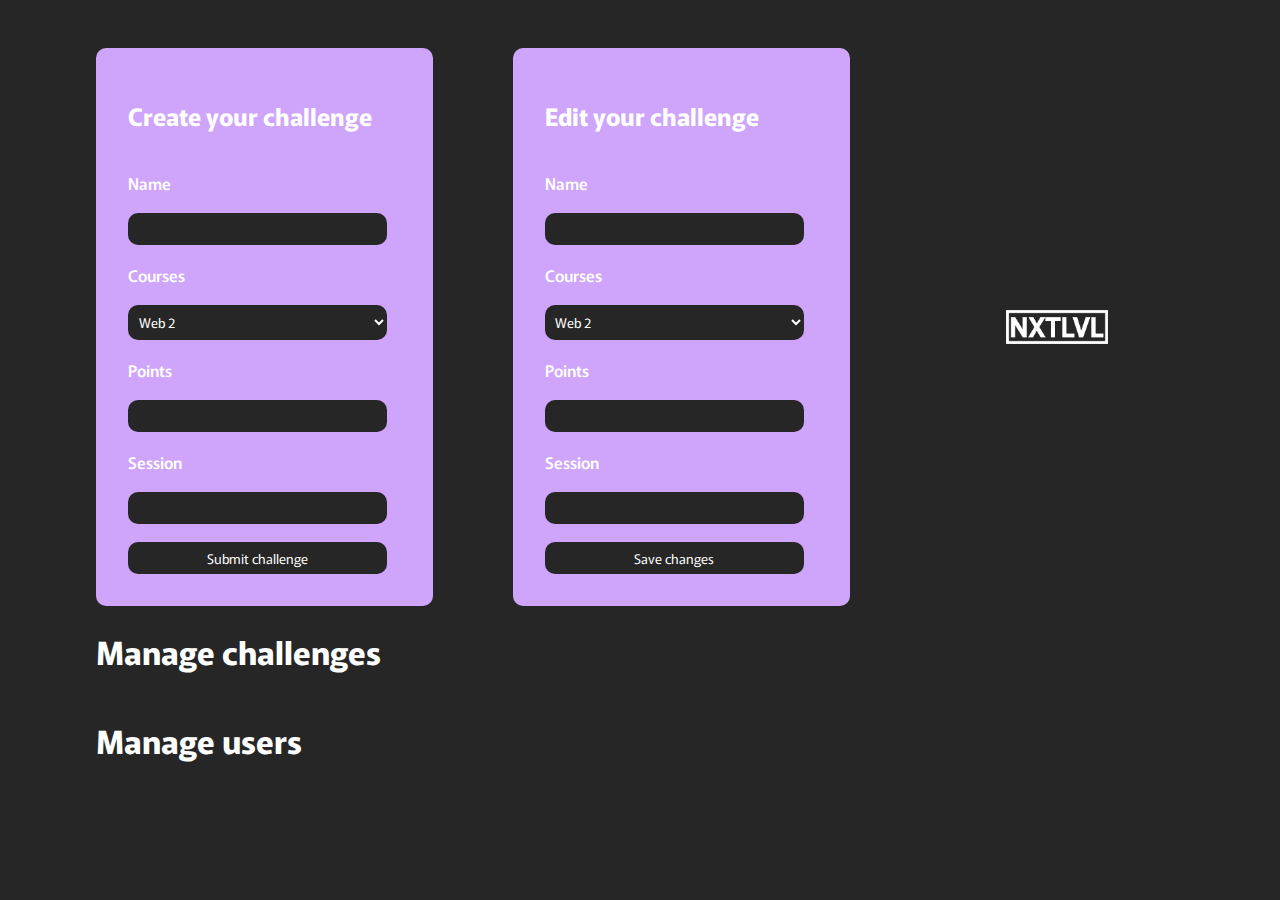
<file: index.html>
<!DOCTYPE html>
<html lang="en">

<head>
    <meta charset="UTF-8">
    <meta http-equiv="X-UA-Compatible" content="IE=edge">
    <meta name="viewport" content="width=device-width, initial-scale=1.0">
    <link rel="stylesheet" href="style.css">
    <title>NXTLVL</title>
</head>

<body>
    <form id="formCreate">
        <h2>Create your challenge</h2>
        <label for="name">Name</label>
        <input class="form-control" id="name">
        <label for="courses">Courses</label>
        <select name="courses" id="courses">
            <option value="Web 2">Web 2</option>
            <option value="Dev 3">Dev 3</option>
            <option value="Design 3">Design 3</option>
        </select>
        <label for="points">Points</label>
        <input type="number" class="form-control" id="points" min="5" max="10">
        <label for="session">Session</label>
        <input type="number" class="form-control" id="session" min="1" max="7">
        <button id="submit" type="submit">Submit challenge</button>
    </form>
    <form id="formEdit">
        <h2>Edit your challenge</h2>
        <label for="name">Name</label>
        <input class="form-control" id="name2">
        <label for="courses">Courses</label>
        <select name="courses" id="courses2">
            <option value="Web 2">Web 2</option>
            <option value="Dev 3">Dev 3</option>
            <option value="Design 3">Design 3</option>
        </select>
        <label for="points">Points</label>
        <input type="number" class="form-control" id="points2" min="5" max="10">
        <label for="session">Session</label>
        <input type="number" class="form-control" id="session2" min="1" max="7">
        <button id="save2" type="submit">Save changes</button>
    </form>
    <img class="logo" src="./images/logo.png" alt="logo">

    <h1 class="manage">Manage challenges</h1>
    <div class="container" id="challenges">
    </div>
    <h1 class="manage">Manage users</h1>
    <div class="container" id="users">
    </div>

    <script src="script.js"></script>
</body>

</html>
</file>
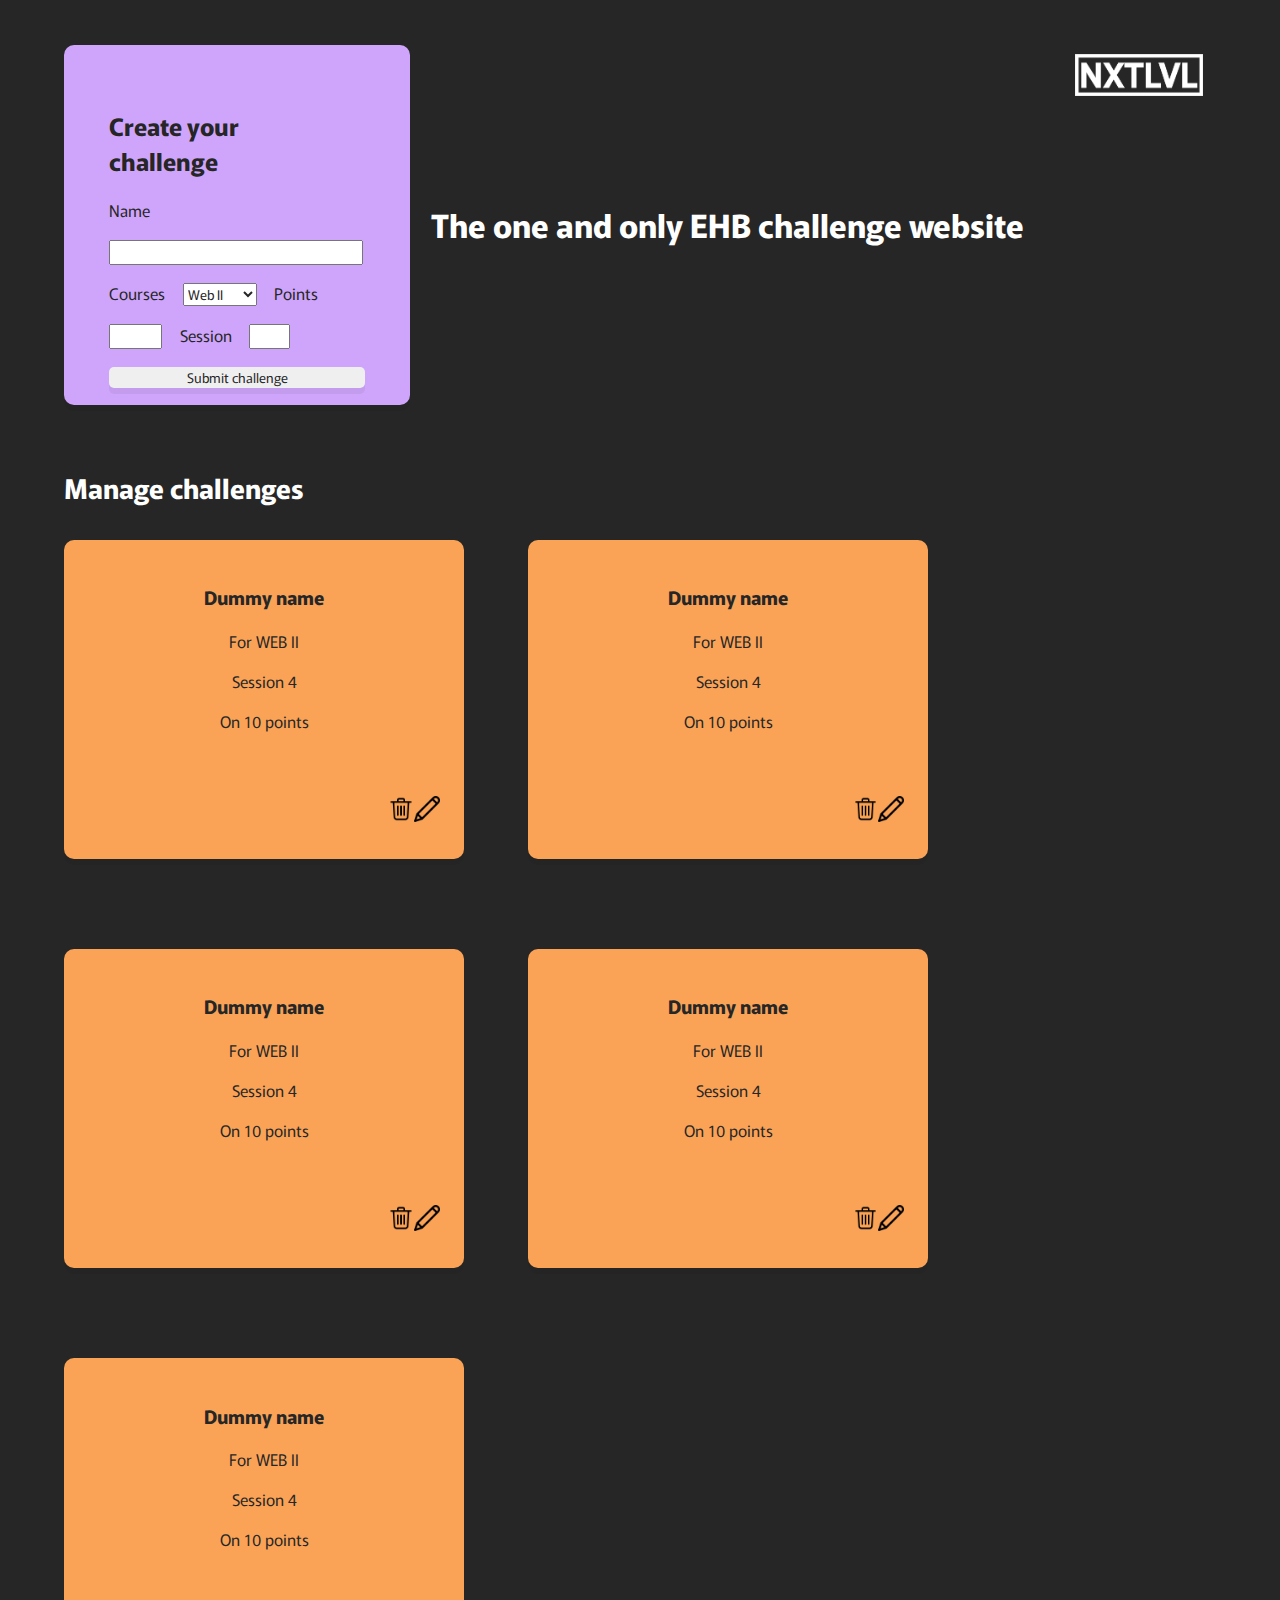
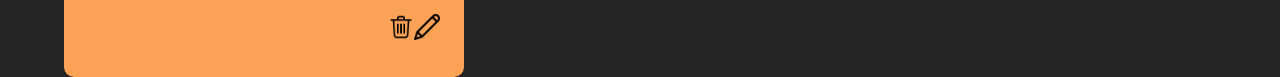
<file: NXTLVL/index.html>
<!DOCTYPE html>
<html lang="en">

<head>
    <meta charset="UTF-8">
    <meta http-equiv="X-UA-Compatible" content="IE=edge">
    <meta name="viewport" content="width=device-width, initial-scale=1.0">
    <link rel="stylesheet" href="style.css">
    <script src="script.js"></script>
    <title>NXTLVL</title>
</head>

<body>

    <img class="logo" src="./images/logo.png" alt="logo">

    <h1 class="challengemain">The one and only EHB challenge website</h1>

    <form id="form">
        <h2>Create your challenge</h2>
        <label for="name">Name</label>
        <input class="form-control" id="name">
        <label for="courses">Courses</label>
        <select name="courses" id="courses">
            <option value="web2">Web II</option>
            <option value="dev3">Dev III</option>
            <option value="design3">Design III</option>
        </select>
        <label for="points">Points</label>
        <input type="number" class="form-control" id="points" min="5" max="10">
        <label for="session">Session</label>
        <input type="number" class="form-control" id="session" min="1" max="7">
        <button id="submit" onclick="myFunction()" type="submit">Submit challenge</button>
    </form>

    <h1 class="manage">Manage challenges</h1>
    <div class="added">
        <div id="addedchallenge">
            <h3>Dummy name</h3>
            <p>For WEB II</p>
            <p>Session 4</p>
            <p>On 10 points</p>
            <div class="imgactions">
                <img src="./images/delete.png" alt="delete" onclick="">
                <img src="./images/pencil.png" alt="edit" onclick="">
            </div>
        </div>

        <div id="addedchallenge">
            <h3>Dummy name</h3>
            <p>For WEB II</p>
            <p>Session 4</p>
            <p>On 10 points</p>
            <div class="imgactions">
                <img src="./images/delete.png" alt="delete" onclick="">
                <img src="./images/pencil.png" alt="edit" onclick="">
            </div>
        </div>
        <div id="addedchallenge">
            <h3>Dummy name</h3>
            <p>For WEB II</p>
            <p>Session 4</p>
            <p>On 10 points</p>
            <div class="imgactions">
                <img src="./images/delete.png" alt="delete" onclick="">
                <img src="./images/pencil.png" alt="edit" onclick="">
            </div>
        </div>
        <div id="addedchallenge">
            <h3>Dummy name</h3>
            <p>For WEB II</p>
            <p>Session 4</p>
            <p>On 10 points</p>
            <div class="imgactions">
                <img src="./images/delete.png" alt="delete" onclick="">
                <img src="./images/pencil.png" alt="edit" onclick="">
            </div>
        </div>
        <div id="addedchallenge">
            <h3>Dummy name</h3>
            <p>For WEB II</p>
            <p>Session 4</p>
            <p>On 10 points</p>
            <div class="imgactions">
                <img src="./images/delete.png" alt="delete" onclick="">
                <img src="./images/pencil.png" alt="edit" onclick="">
            </div>
        </div>

    </div>


</body>

</html>
</file>
<file: style.css>
@import url("https://fonts.googleapis.com/css2?family=Murecho:wght@400;598&display=swap");

body {
  background-color: #262626;
  display: grid;
  grid-template-columns: repeat(3, 1fr);
  column-gap: 5em;
  margin: 3em 6em;
}

* {
  font-family: "Murecho", sans-serif;
  color: white;
}

form {
  display: flex;
  flex-direction: column;
  padding: 2em;
  background-color: #cea5fb;
  border-radius: 10px 10px 10px 10px;
  animation: 1s ease-out 0s 1 slideInFromLeft;
}

form > * {
  margin-top: 2vh;
  margin-right: 1.5vh;
}

input,
select,
button {
  background-color: #262626;
  color: white;
  border: none;
  border-radius: 10px 10px 10px 10px;
  padding: 0.5em;
}

label {
  font-weight: 500;
}

.logo {
  justify-self: center;
  align-self: center;
  width: 40%;
  border-radius: 0;
}

.manage {
  grid-column: 1 / span 3;
}

.container {
  width: 100%;
  grid-column: 1 / span 3;
  display: grid;
  grid-template-columns: repeat(3, 1fr);
  column-gap: 5em;
  row-gap: 5em;
  border-radius: 10px 10px 10px 10px;
}

#challenges > div {
  background-color: #faa356;
  border-radius: 10px 10px 10px 10px;
  padding: 2em;
  animation: 1s ease-out 0s 1 slideInFromLeft;
}

#users > div {
  background-color: #8acaff;
  border-radius: 10px 10px 10px 10px;
  padding: 2em;
  animation: 1s ease-out 0s 1 slideInFromLeft;
}

@keyframes slideInFromLeft {
  0% {
    transform: translateX(-100%);
  }
  100% {
    transform: translateX(0);
  }
}

#users p {
  color: #262626;
  font-weight: 600;
  padding: 0.3em 0.5em;
  border-radius: 10px 10px 10px 10px;
  cursor: pointer;
}

#users h3,
h4 {
  margin: 0.5em 0;
}

.imgactions {
  margin-top: 7vh;
  display: flex;
  flex-direction: row;
  justify-content: right;
}

.imgactions img {
  max-width: 2vw;
  max-height: 2vw;
  margin-left: 0.5em;
  cursor: pointer;
}

.ToDo {
  background-color: rgb(255, 101, 101);
}

.Done {
  background-color: rgb(168, 248, 168);
}
</file>
<file: NXTLVL/style.css>
@import url('https://fonts.googleapis.com/css2?family=Murecho:wght@400;598&display=swap');

body {
    background-color: #262626;
    overflow-x: hidden;
}

* {
    color: #262626;
    font-family: 'Murecho', sans-serif;
}

.logo {
    position: absolute;
    right: 6vw;
    top: 6vh;
    width: 10vw;
}

.challengemain {
    position: absolute;
    color: white;
    font-size: 2em;
    right: 20vw;
    top: 20vh;
}

form {
    position: absolute;
    top: 5vh;
    left: 5vw;
    background-color: #cea5fb;
    height: 30vh;
    width: 20vw;
    border-radius: 10px 10px 10px 10px;
    padding: 5vh;
    box-shadow: 0px 6px rgba(0, 0, 0, 0.05);
}

form>* {
    margin-top: 2vh;
    margin-right: 1.5vh;
}

form button {
    width: 20vw;
    border: none;
    border-radius: 5px 5px 5px 5px;
    box-shadow: 0px 6px rgba(0, 0, 0, 0.05);
}

.added {
    position: absolute;
    top: 50vh;
    left: 5vw;
    width: 96vw;
    display: flex;
    flex-direction: row;
    flex-wrap: wrap;
}

.manage {
    color: white;
    top: 50vh;
    left: 5vw;
    position: absolute;
    font-size: 3vh;
}

#addedchallenge {
    margin: 10vh 5vw 0 0;
    height: 30vh;
    width: 39vh;
    background-color: #faa356;
    border-radius: 10px 10px 10px 10px;
    box-shadow: 0px 6px rgba(0, 0, 0, 0.05);
    text-align: center;
    padding: 2%;

}

.imgactions {
    margin-top: 7vh;
    display: flex;
    flex-direction: row;
    justify-content: right;
}

.imgactions img {
    width: 2vw;
}
</file>
